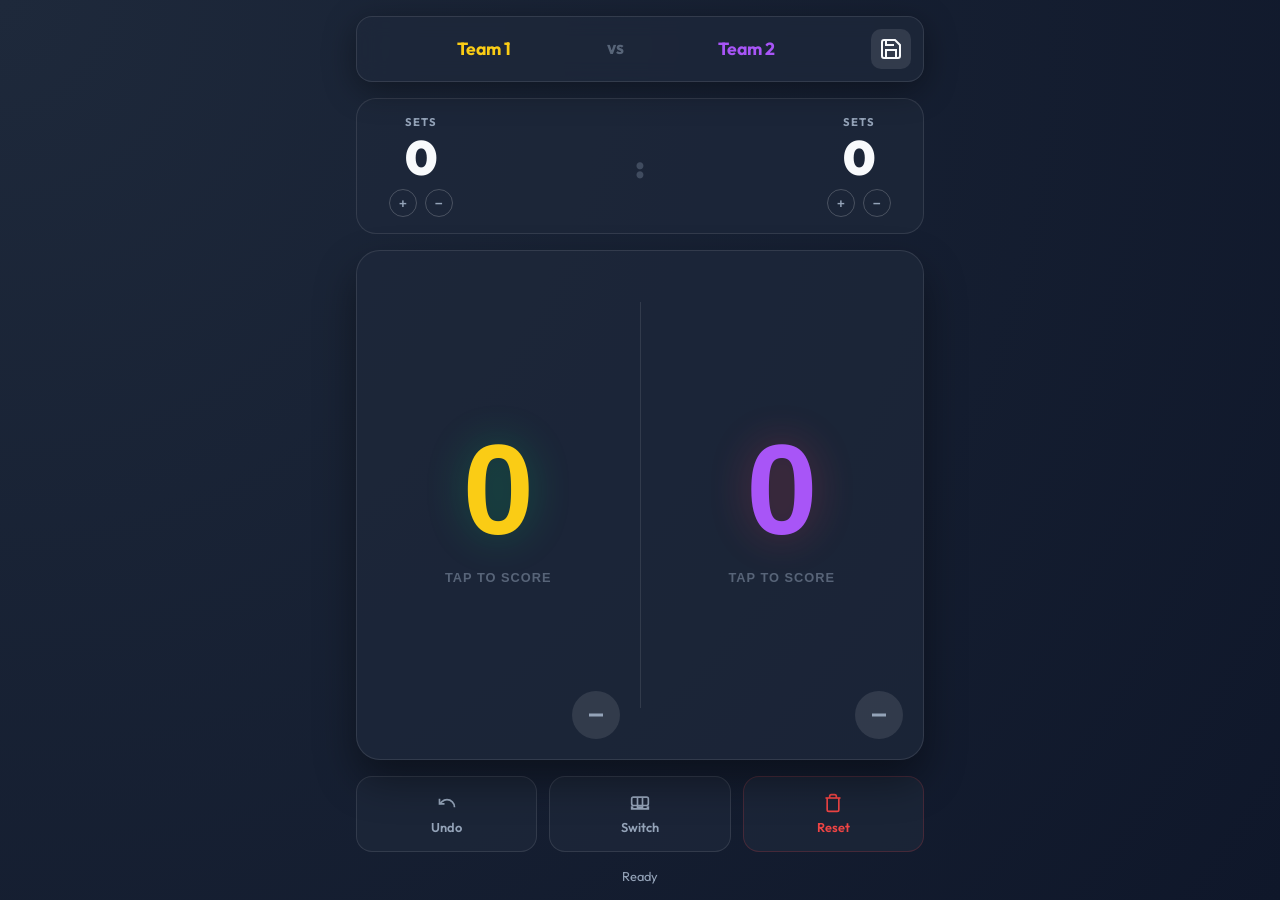
<file: index.html>
<!DOCTYPE html>
<html lang="de">

<head>
    <meta charset="UTF-8">
    <meta name="viewport" content="width=device-width, initial-scale=1.0, maximum-scale=1.0, user-scalable=no">
    <title>Beach Volleyball Scorer</title>
    <link rel="preconnect" href="https://fonts.googleapis.com">
    <link rel="preconnect" href="https://fonts.gstatic.com" crossorigin>
    <link href="https://fonts.googleapis.com/css2?family=Outfit:wght@400;700;900&display=swap" rel="stylesheet">
    <link rel="stylesheet" href="style.css">
</head>

<body>

    <div class="app-container">
        <!-- Header / Match Info -->
        <header class="match-header">
            <div class="team-input-group">
                <div class="team-input t1">
                    <input type="text" id="name1" value="Team 1" placeholder="Team 1">
                    <div class="indicator"></div>
                </div>
                <div class="vs">VS</div>
                <div class="team-input t2">
                    <input type="text" id="name2" value="Team 2" placeholder="Team 2">
                    <div class="indicator"></div>
                </div>
            </div>
            <button id="save-names" class="icon-btn" aria-label="Save Names">
                <svg width="24" height="24" viewBox="0 0 24 24" fill="none" stroke="currentColor" stroke-width="2">
                    <path d="M19 21H5a2 2 0 0 1-2-2V5a2 2 0 0 1 2-2h11l5 5v11a2 2 0 0 1-2 2z"></path>
                    <polyline points="17 21 17 13 7 13 7 21"></polyline>
                    <polyline points="7 3 7 8 15 8"></polyline>
                </svg>
            </button>
        </header>

        <!-- Main Scoring Area -->
        <main class="scoreboard">

            <!-- Sets Display -->
            <div class="sets-display">
                <div class="set-score t1">
                    <span class="label">SETS</span>
                    <span class="value" id="sets1">0</span>
                    <div class="set-controls">
                        <button class="set-btn plus" data-team="1" data-action="inc-set">+</button>
                        <button class="set-btn minus" data-team="1" data-action="dec-set">−</button>
                    </div>
                </div>
                <div class="sets-divider">:</div>
                <div class="set-score t2">
                    <span class="label">SETS</span>
                    <span class="value" id="sets2">0</span>
                    <div class="set-controls">
                        <button class="set-btn plus" data-team="2" data-action="inc-set">+</button>
                        <button class="set-btn minus" data-team="2" data-action="dec-set">−</button>
                    </div>
                </div>
            </div>

            <!-- Points Display (Big Buttons) -->
            <div class="points-area">
                <button class="point-btn t1" id="btn-p1">
                    <span class="score-value" id="points1">0</span>
                    <span class="tap-hint">TAP TO SCORE</span>
                    <div class="minus-btn" id="minus-p1" title="-1 Point">
                        <svg width="24" height="24" viewBox="0 0 24 24" fill="none" stroke="currentColor"
                            stroke-width="3">
                            <line x1="5" y1="12" x2="19" y2="12"></line>
                        </svg>
                    </div>
                </button>
                <div class="points-divider"></div>
                <button class="point-btn t2" id="btn-p2">
                    <span class="score-value" id="points2">0</span>
                    <span class="tap-hint">TAP TO SCORE</span>
                    <div class="minus-btn" id="minus-p2" title="-1 Point">
                        <svg width="24" height="24" viewBox="0 0 24 24" fill="none" stroke="currentColor"
                            stroke-width="3">
                            <line x1="5" y1="12" x2="19" y2="12"></line>
                        </svg>
                    </div>
                </button>
            </div>

            <!-- Controls -->
            <div class="controls-bar">
                <button class="control-btn" id="undo-btn">
                    <svg width="20" height="20" viewBox="0 0 24 24" fill="none" stroke="currentColor" stroke-width="2">
                        <path d="M3 7v6h6"></path>
                        <path d="M21 17a9 9 0 0 0-9-9 9 9 0 0 0-6 2.3L3 13"></path>
                    </svg>
                    Undo
                </button>
                <button class="control-btn" id="switch-sides-btn">
                    <svg width="20" height="20" viewBox="0 0 24 24" fill="none" stroke="currentColor" stroke-width="2">
                        <path d="M20 17h2v2H2v-2h2"></path>
                        <path d="M20 5H4a2 2 0 0 0-2 2v6a2 2 0 0 0 2 2h16a2 2 0 0 0 2-2V7a2 2 0 0 0-2-2z"></path>
                        <polyline points="15 5 15 17 9 17 9 5"></polyline>
                    </svg>
                    Switch
                </button>
                <button class="control-btn destructive" id="reset-match-btn">
                    <svg width="20" height="20" viewBox="0 0 24 24" fill="none" stroke="currentColor" stroke-width="2">
                        <path d="M3 6h18"></path>
                        <path d="M19 6v14a2 2 0 0 1-2 2H7a2 2 0 0 1-2-2V6m3 0V4a2 2 0 0 1 2-2h4a2 2 0 0 1 2 2v2"></path>
                    </svg>
                    Reset
                </button>
            </div>

            <div class="status-bar" id="status-msg">Ready</div>
        </main>
    </div>



    <script src="app.js"></script>
</body>

</html>
</file>
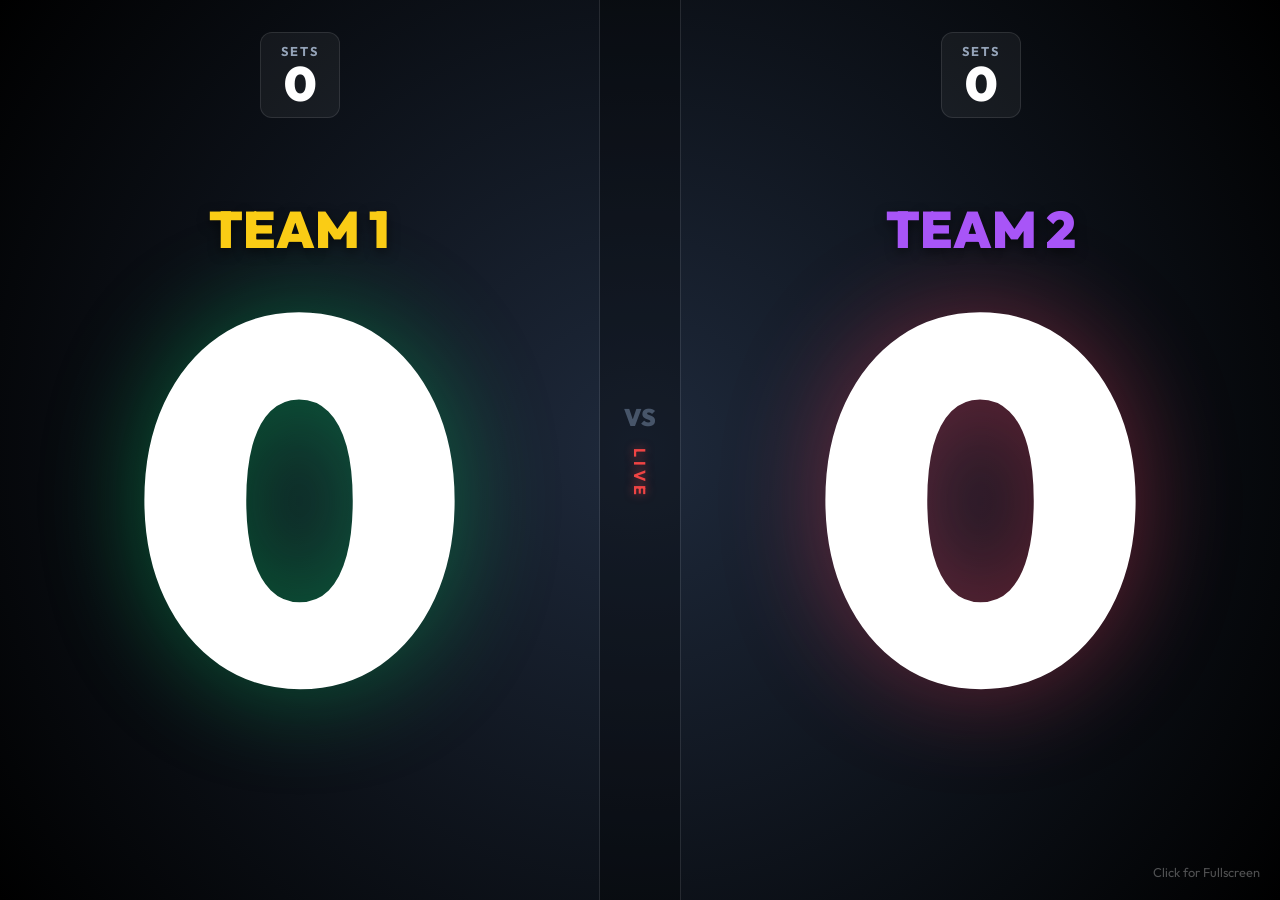
<file: display.html>
<!DOCTYPE html>
<html lang="de">

<head>
    <meta charset="UTF-8">
    <meta name="viewport" content="width=device-width, initial-scale=1.0">
    <title>Beach Volleyball Display</title>
    <link rel="preconnect" href="https://fonts.googleapis.com">
    <link rel="preconnect" href="https://fonts.gstatic.com" crossorigin>
    <link href="https://fonts.googleapis.com/css2?family=Outfit:wght@400;700;900&display=swap" rel="stylesheet">
    <link rel="stylesheet" href="display.css">
</head>

<body>

    <div class="display-container" id="display-container">
        <!-- Team 1 Side -->
        <div class="team-panel t1">
            <div class="team-name" id="name1">TEAM 1</div>
            <div class="set-score-display">
                <span class="set-label">SETS</span>
                <span class="set-value" id="sets1">0</span>
            </div>
            <div class="points-display" id="points1">0</div>
        </div>

        <!-- Middle Divider / Info -->
        <div class="middle-bar">
            <div class="logo">VS</div>
            <div class="match-info">LIVE</div>
        </div>

        <!-- Team 2 Side -->
        <div class="team-panel t2">
            <div class="team-name" id="name2">TEAM 2</div>
            <div class="set-score-display">
                <span class="set-label">SETS</span>
                <span class="set-value" id="sets2">0</span>
            </div>
            <div class="points-display" id="points2">0</div>
        </div>
    </div>

    <!-- Fullscreen Hint -->
    <div class="fullscreen-hint">Click for Fullscreen</div>

    <script src="display.js"></script>
</body>

</html>
</file>
<file: style.css>
:root {
    --primary-bg: #0f172a;
    --card-bg: rgba(30, 41, 59, 0.7);
    --t1-color: #facc15;
    /* Yellow */
    --t2-color: #a855f7;
    /* Purple */
    --text-main: #f8fafc;
    --text-muted: #94a3b8;
    --font-stack: 'Outfit', sans-serif;
    --glass-border: 1px solid rgba(255, 255, 255, 0.1);
    --glass-shadow: 0 8px 32px 0 rgba(0, 0, 0, 0.37);
}

* {
    box-sizing: border-box;
    margin: 0;
    padding: 0;
    -webkit-tap-highlight-color: transparent;
}

body {
    background: radial-gradient(circle at top left, #1e293b, #0f172a);
    color: var(--text-main);
    font-family: var(--font-stack);
    height: 100vh;
    overflow: hidden;
    /* Prevent scrolling on app */
    display: flex;
    justify-content: center;
}

.app-container {
    width: 100%;
    max-width: 600px;
    height: 100%;
    display: flex;
    flex-direction: column;
    padding: 1rem;
    gap: 1rem;
}

/* Header */
.match-header {
    display: flex;
    gap: 10px;
    align-items: center;
    background: var(--card-bg);
    backdrop-filter: blur(10px);
    padding: 12px;
    border-radius: 16px;
    border: var(--glass-border);
    box-shadow: var(--glass-shadow);
}

.team-input-group {
    display: flex;
    flex: 1;
    gap: 8px;
    align-items: center;
}

.team-input {
    flex: 1;
    position: relative;
    display: flex;
    flex-direction: column;
}

.team-input input {
    width: 100%;
    background: transparent;
    border: none;
    color: var(--text-main);
    font-family: var(--font-stack);
    font-weight: 700;
    font-size: 1.1rem;
    text-align: center;
    padding: 4px;
    border-bottom: 2px solid transparent;
    transition: border-color 0.3s;
}

.team-input input:focus {
    outline: none;
    border-bottom-color: rgba(255, 255, 255, 0.3);
}

.team-input.t1 input {
    color: var(--t1-color);
}

.team-input.t2 input {
    color: var(--t2-color);
}

.vs {
    font-size: 0.8rem;
    font-weight: 900;
    color: var(--text-muted);
    opacity: 0.5;
}

.icon-btn {
    background: rgba(255, 255, 255, 0.1);
    border: none;
    color: var(--text-main);
    padding: 8px;
    border-radius: 10px;
    cursor: pointer;
    display: flex;
    align-items: center;
    justify-content: center;
    transition: background 0.2s;
}

.icon-btn:active {
    background: rgba(255, 255, 255, 0.2);
}

/* Scoreboard Main */
.scoreboard {
    flex: 1;
    display: flex;
    flex-direction: column;
    gap: 1rem;
}

/* Sets Display */
.sets-display {
    display: flex;
    justify-content: space-between;
    align-items: center;
    padding: 1rem 2rem;
    background: var(--card-bg);
    border-radius: 20px;
    border: var(--glass-border);
}

.set-score {
    display: flex;
    flex-direction: column;
    align-items: center;
    gap: 4px;
}

.set-score .label {
    font-size: 0.7rem;
    letter-spacing: 1px;
    color: var(--text-muted);
    font-weight: 700;
}

.set-score .value {
    font-size: 3rem;
    font-weight: 900;
    line-height: 1;
}

.set-controls {
    display: flex;
    gap: 8px;
    margin-top: 4px;
}

.set-btn {
    width: 28px;
    height: 28px;
    border-radius: 50%;
    border: 1px solid rgba(255, 255, 255, 0.2);
    background: transparent;
    color: var(--text-muted);
    font-weight: bold;
    cursor: pointer;
    display: flex;
    align-items: center;
    justify-content: center;
}

.set-btn:active {
    background: rgba(255, 255, 255, 0.1);
    color: white;
}

.sets-divider {
    font-size: 2rem;
    font-weight: 900;
    color: var(--text-muted);
    opacity: 0.3;
}

/* Points Area */
.points-area {
    flex: 1;
    display: grid;
    grid-template-columns: 1fr 1px 1fr;
    gap: 0;
    background: var(--card-bg);
    border-radius: 24px;
    overflow: hidden;
    position: relative;
    border: var(--glass-border);
    box-shadow: 0 20px 40px rgba(0, 0, 0, 0.4);
}

.points-divider {
    background: rgba(255, 255, 255, 0.1);
    height: 80%;
    align-self: center;
}

.point-btn {
    background: transparent;
    border: none;
    color: var(--text-main);
    cursor: pointer;
    display: flex;
    flex-direction: column;
    align-items: center;
    justify-content: center;
    position: relative;
    transition: background 0.2s;
}

.point-btn.t1:active {
    background: rgba(0, 210, 106, 0.15);
}

.point-btn.t2:active {
    background: rgba(244, 63, 94, 0.15);
}

.score-value {
    font-size: 8rem;
    font-weight: 900;
    line-height: 1;
    font-variant-numeric: tabular-nums;
}

.point-btn.t1 .score-value {
    color: var(--t1-color);
    text-shadow: 0 0 40px rgba(0, 210, 106, 0.3);
}

.point-btn.t2 .score-value {
    color: var(--t2-color);
    text-shadow: 0 0 40px rgba(244, 63, 94, 0.3);
}

.minus-btn {
    position: absolute;
    bottom: 20px;
    right: 20px;
    width: 48px;
    height: 48px;
    border-radius: 50%;
    background: rgba(255, 255, 255, 0.1);
    display: flex;
    align-items: center;
    justify-content: center;
    color: var(--text-muted);
    transition: all 0.2s;
    z-index: 10;
}

.minus-btn:hover {
    background: rgba(255, 255, 255, 0.2);
    color: white;
}

.minus-btn:active {
    transform: scale(0.9);
    background: rgba(255, 255, 255, 0.3);
}

.tap-hint {
    font-size: 0.8rem;
    color: var(--text-muted);
    opacity: 0.5;
    margin-top: 1rem;
    font-weight: 700;
    letter-spacing: 1px;
}

/* Controls Bar */
.controls-bar {
    display: grid;
    grid-template-columns: 1fr 1fr 1fr;
    gap: 12px;
}

.control-btn {
    background: var(--card-bg);
    border: var(--glass-border);
    color: var(--text-muted);
    padding: 16px;
    border-radius: 16px;
    font-family: var(--font-stack);
    font-weight: 600;
    cursor: pointer;
    display: flex;
    flex-direction: column;
    align-items: center;
    gap: 6px;
    font-size: 0.8rem;
    transition: transform 0.1s, background 0.2s;
}

.control-btn:active {
    transform: scale(0.96);
    background: rgba(255, 255, 255, 0.1);
    color: white;
}

.control-btn.destructive {
    color: #ef4444;
    border-color: rgba(239, 68, 68, 0.2);
}

.status-bar {
    text-align: center;
    font-size: 0.8rem;
    color: var(--text-muted);
    min-height: 1.2em;
}

.status-bar.saving {
    color: #38bdf8;
}

.status-bar.saved {
    color: #4ade80;
}

.status-bar.error {
    color: #f87171;
}

/* Modal */
.modal {
    display: none;
    position: fixed;
    top: 0;
    left: 0;
    width: 100%;
    height: 100%;
    background: rgba(0, 0, 0, 0.8);
    backdrop-filter: blur(5px);
    z-index: 100;
    align-items: center;
    justify-content: center;
}

.modal.active {
    display: flex;
    animation: fadeIn 0.3s ease;
}

.modal-content {
    background: #1e293b;
    padding: 2rem;
    border-radius: 24px;
    text-align: center;
    border: 1px solid rgba(255, 255, 255, 0.2);
    box-shadow: 0 20px 60px rgba(0, 0, 0, 0.6);
    max-width: 80%;
}

.modal-content h2 {
    font-size: 2rem;
    margin-bottom: 1rem;
    background: linear-gradient(to right, #60a5fa, #c084fc);
    background-clip: text;
    -webkit-background-clip: text;
    -webkit-text-fill-color: transparent;
}

.modal-content button {
    margin-top: 1.5rem;
    background: white;
    color: #0f172a;
    border: none;
    padding: 12px 32px;
    border-radius: 99px;
    font-weight: 800;
    font-size: 1.1rem;
    cursor: pointer;
}

@keyframes fadeIn {
    from {
        opacity: 0;
    }

    to {
        opacity: 1;
    }
}

@media (max-width: 380px) {
    .score-value {
        font-size: 6rem;
    }

    .set-score .value {
        font-size: 2.5rem;
    }
}
</file>
<file: display.css>
:root {
    --bg-dark: #0f172a;
    --t1-color: #facc15;
    --t2-color: #a855f7;
    --font-stack: 'Outfit', sans-serif;
}

* {
    box-sizing: border-box;
    margin: 0;
    padding: 0;
}

body {
    background: #000;
    color: white;
    font-family: var(--font-stack);
    height: 100vh;
    overflow: hidden;
    display: flex;
    justify-content: center;
    align-items: center;
}

.display-container {
    width: 100%;
    height: 100%;
    display: grid;
    grid-template-columns: 1fr 80px 1fr;
    background: radial-gradient(circle at center, #1e293b, #000);
}

.team-panel {
    display: flex;
    flex-direction: column;
    justify-content: center;
    align-items: center;
    position: relative;
    padding: 2rem;
}

.team-panel.t1 {
    border-right: 1px solid rgba(255, 255, 255, 0.1);
}

.team-panel.t2 {
    border-left: 1px solid rgba(255, 255, 255, 0.1);
}

/* Team Names */
.team-name {
    font-size: clamp(2rem, 4vw, 4rem);
    font-weight: 900;
    text-transform: uppercase;
    margin-bottom: 2rem;
    text-align: center;
    line-height: 1.1;
    text-shadow: 0 4px 12px rgba(0, 0, 0, 0.5);
    z-index: 2;
}

.t1 .team-name {
    color: var(--t1-color);
}

.t2 .team-name {
    color: var(--t2-color);
}

/* Points */
.points-display {
    font-size: clamp(15rem, 40vw, 45rem);
    font-weight: 900;
    line-height: 0.8;
    z-index: 1;
    font-variant-numeric: tabular-nums;
    text-shadow: 0 10px 40px rgba(0, 0, 0, 0.8);
    transition: transform 0.2s;
}

.t1 .points-display {
    color: #fff;
    text-shadow: 0 0 100px rgba(0, 210, 106, 0.4);
}

.t2 .points-display {
    color: #fff;
    text-shadow: 0 0 100px rgba(244, 63, 94, 0.4);
}

/* Sets */
.set-score-display {
    position: absolute;
    top: 2rem;
    display: flex;
    flex-direction: column;
    align-items: center;
    background: rgba(255, 255, 255, 0.05);
    padding: 10px 20px;
    border-radius: 12px;
    border: 1px solid rgba(255, 255, 255, 0.1);
}

.set-label {
    font-size: 0.8rem;
    color: #94a3b8;
    letter-spacing: 2px;
    font-weight: 700;
}

.set-value {
    font-size: 3rem;
    font-weight: 900;
    line-height: 1;
}

/* Middle Bar */
.middle-bar {
    display: flex;
    flex-direction: column;
    justify-content: center;
    align-items: center;
    background: rgba(0, 0, 0, 0.3);
    z-index: 3;
}

.logo {
    font-size: 1.5rem;
    font-weight: 900;
    color: #475569;
    margin-bottom: 1rem;
}

.match-info {
    writing-mode: vertical-rl;
    text-orientation: mixed;
    font-weight: 700;
    letter-spacing: 4px;
    color: #ef4444;
    text-shadow: 0 0 10px rgba(239, 68, 68, 0.6);
    animation: pulse 2s infinite;
}

.fullscreen-hint {
    position: fixed;
    bottom: 20px;
    right: 20px;
    color: rgba(255, 255, 255, 0.3);
    font-size: 0.8rem;
    pointer-events: none;
}

@keyframes pulse {

    0%,
    100% {
        opacity: 0.6;
    }

    50% {
        opacity: 1;
    }
}

@media (max-width: 768px) {
    .display-container {
        grid-template-columns: 1fr;
        grid-template-rows: 1fr 1fr;
    }

    .middle-bar {
        display: none;
    }

    .team-panel.t1 {
        border-right: none;
        border-bottom: 1px solid rgba(255, 255, 255, 0.1);
    }

    .team-panel.t2 {
        border-left: none;
    }

    .points-display {
        font-size: clamp(12rem, 35vw, 20rem);
    }
}
</file>
